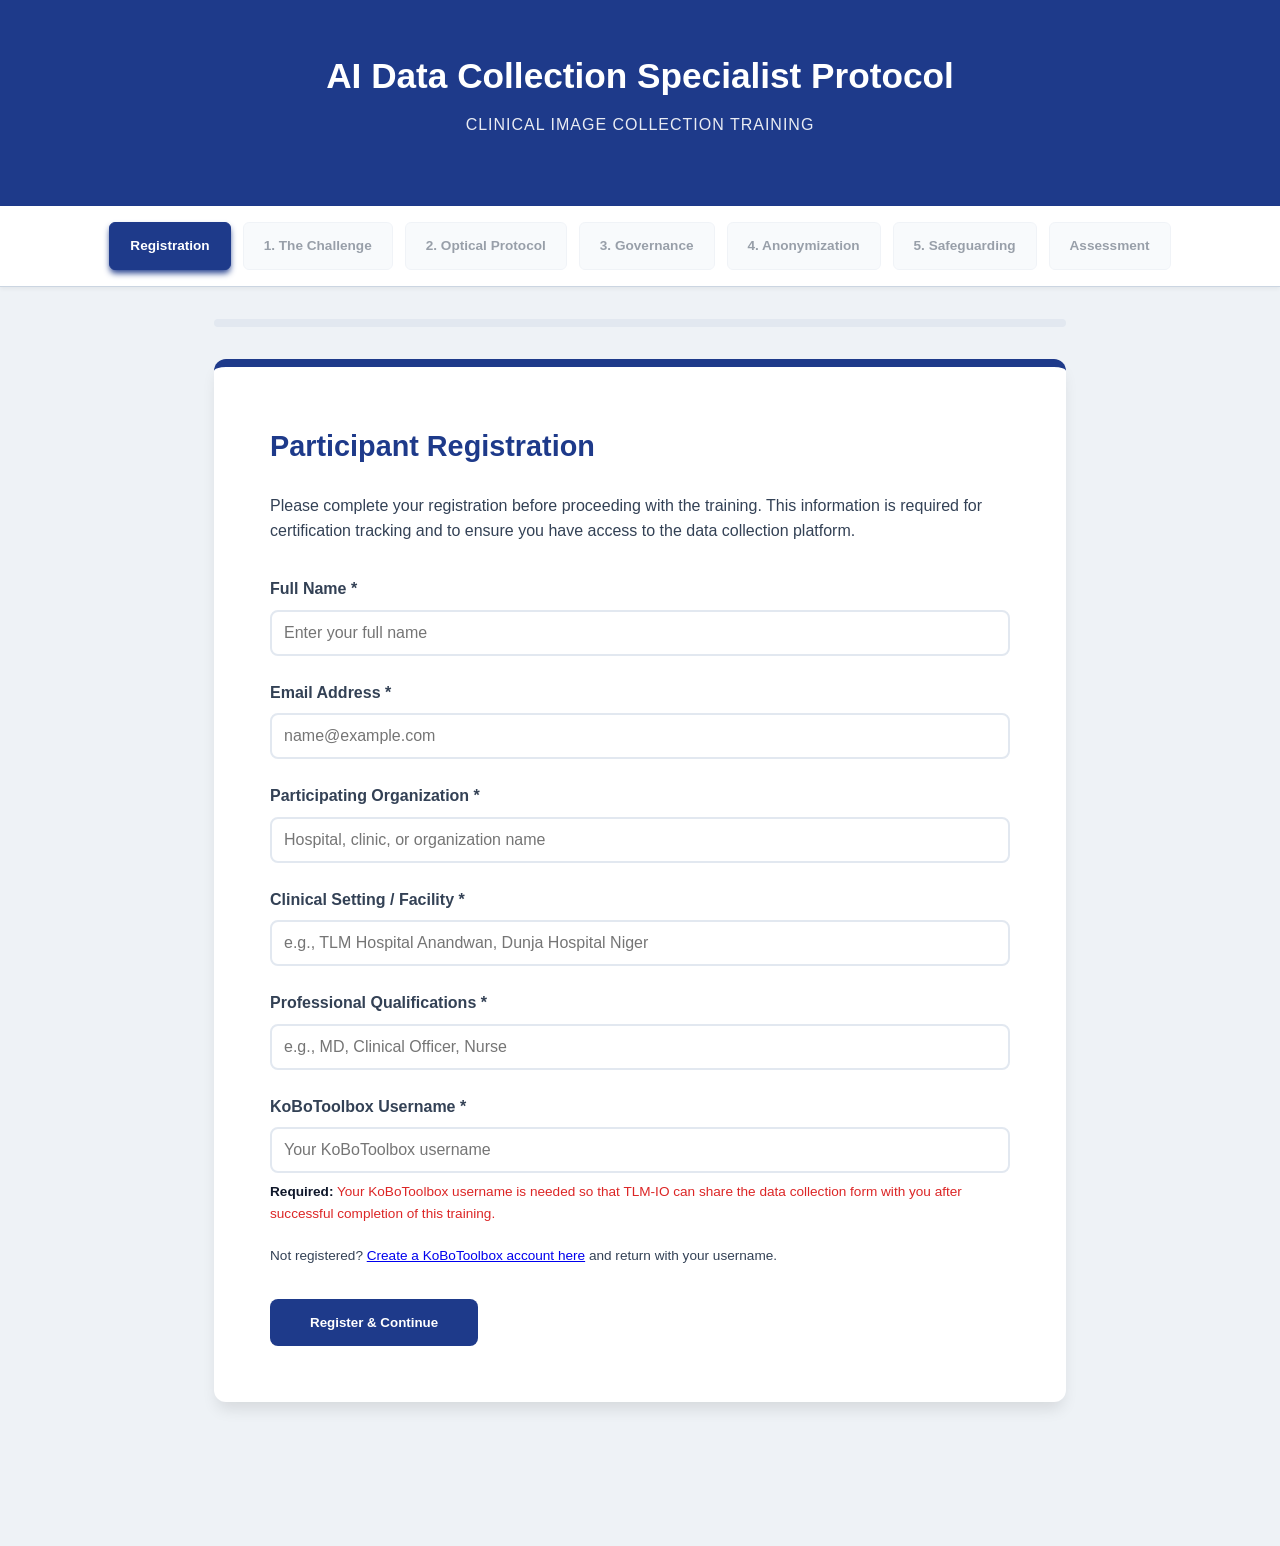
<file: index.html>
<!DOCTYPE html>
<html lang="en">
<head>
    <meta charset="UTF-8">
    <meta name="viewport" content="width=device-width, initial-scale=1.0">
    <title>AI Specialist Protocol - Clinical Image Collection</title>
    <style>
        :root {
            --primary: #1e3a8a; /* Deep Clinical Blue */
            --secondary: #334155; /* Charcoal */
            --accent: #2563eb; /* Research Blue */
            --success: #059669; /* Surgical Green */
            --danger: #dc2626; /* Warning Red */
            --warning: #d97706; /* Clinical Caution */
            --light: #f8fafc;
            --white: #ffffff;
            --shadow: 0 10px 15px -3px rgba(0,0,0,0.1);
        }

        * { margin:0; padding:0; box-sizing:border-box; }
        body { font-family: 'Inter', -apple-system, sans-serif; background: #eef2f6; color: var(--secondary); line-height: 1.6; }

        header { background: var(--primary); color: var(--white); padding: 3rem 1rem; text-align: center; }
        header h1 { font-size: 2.2rem; margin-bottom: 0.5rem; }
        header p { opacity: 0.9; font-weight: 300; letter-spacing: 1px; }

        nav { background: var(--white); padding: 1rem; position: sticky; top: 0; z-index: 1000; border-bottom: 1px solid #cbd5e1; box-shadow: 0 2px 4px rgba(0,0,0,0.05); }
        .nav-inner { max-width: 1100px; margin: 0 auto; display: flex; justify-content: center; gap: 0.75rem; flex-wrap: wrap; }
        .nav-item { 
            padding: 0.75rem 1.25rem; 
            border: 1px solid #e2e8f0; 
            border-radius: 6px; 
            background: #f1f5f9; 
            cursor: not-allowed; 
            font-size: 0.85rem; 
            font-weight: 600;
            opacity: 0.5;
            transition: all 0.2s ease;
        }
        .nav-item.unlocked { background: var(--white); color: var(--primary); cursor: pointer; opacity: 1; border-color: var(--primary); }
        .nav-item.active { background: var(--primary); color: var(--white); border-color: var(--primary); box-shadow: 0 4px 6px -1px var(--primary); }
        .nav-item.completed { background: var(--success); color: var(--white); border-color: var(--success); }

        main { max-width: 900px; margin: 2rem auto; padding: 0 1.5rem; padding-bottom: 5rem; }
        .content-card { background: var(--white); border-radius: 12px; padding: 3.5rem; box-shadow: var(--shadow); display: none; margin-bottom: 2rem; border-top: 8px solid var(--primary); }
        .content-card.active { display: block; animation: slideUp 0.4s ease-out; }

        @keyframes slideUp { from { opacity: 0; transform: translateY(20px); } to { opacity: 1; transform: translateY(0); } }

        h2 { font-size: 1.8rem; color: var(--primary); margin-bottom: 1.5rem; }
        h3 { font-size: 1.3rem; margin: 2rem 0 1rem; color: var(--secondary); border-left: 4px solid var(--accent); padding-left: 1rem; }
        p { margin-bottom: 1.25rem; }
        ul, ol { margin-bottom: 1.5rem; padding-left: 2rem; }
        li { margin-bottom: 0.75rem; }
        strong { color: #0f172a; }

        /* Hero Image */
        .hero-img { width: 100%; border-radius: 8px; margin-bottom: 2rem; border: 1px solid #e2e8f0; box-shadow: var(--shadow); }

        /* Narratives & Clinical Boxes */
        .narrative { background: #eff6ff; border: 1px solid #bfdbfe; padding: 1.5rem; border-radius: 8px; margin: 2rem 0; font-style: italic; color: #1e40af; }
        .clinical-alert { background: #fff7ed; border: 1px solid #ffedd5; padding: 1.5rem; border-radius: 8px; margin: 1.5rem 0; border-left: 6px solid var(--warning); }
        .clinical-warning { background: #fef2f2; border: 1px solid #fee2e2; padding: 1.5rem; border-radius: 8px; margin: 1.5rem 0; border-left: 6px solid var(--danger); font-weight: bold; }
        .research-gap { background: #f0fdf4; border: 1px solid #dcfce7; padding: 1.5rem; border-radius: 8px; margin: 1.5rem 0; color: #166534; }

        /* Visual Comparison Grids */
        .comparison-grid { display: grid; grid-template-columns: 1fr 1fr; gap: 1.5rem; margin: 2.5rem 0; }
        .comparison-item { border-radius: 12px; padding: 1.5rem; border: 2px solid #e2e8f0; text-align: center; }
        .comparison-item.do { border-color: var(--success); background: #f0fdf4; }
        .comparison-item.dont { border-color: var(--danger); background: #fef2f2; }
        .comparison-label { font-weight: 800; font-size: 0.75rem; text-transform: uppercase; padding: 0.25rem 0.75rem; border-radius: 999px; margin-bottom: 1rem; display: inline-block; }
        .do .comparison-label { background: var(--success); color: white; }
        .dont .comparison-label { background: var(--danger); color: white; }
        .comparison-visual { height: 180px; background: #cbd5e1; border-radius: 8px; margin-bottom: 1rem; display: flex; align-items: center; justify-content: center; overflow: hidden; position: relative; }
        .comparison-visual img { width: 100%; height: 100%; object-fit: cover; }
        .comparison-overlay { position: absolute; font-size: 3rem; opacity: 0.2; }

        /* Quiz UI */
        .quiz-box { margin-top: 4rem; padding-top: 3rem; border-top: 1px solid #e2e8f0; }
        .quiz-option { 
            display: block; 
            padding: 1.25rem; 
            margin-bottom: 0.75rem; 
            border: 2px solid #e2e8f0; 
            border-radius: 10px; 
            cursor: pointer; 
            transition: all 0.2s; 
            position: relative;
        }
        .quiz-option:hover { border-color: var(--accent); background: #f8fafc; }
        .quiz-option.selected { border-color: var(--accent); background: #eff6ff; }
        .quiz-option.correct { border-color: var(--success); background: #f0fdf4; }
        .quiz-option.wrong { border-color: var(--danger); background: #fef2f2; }
        
        .quiz-feedback { margin-top: 1rem; padding: 1rem; border-radius: 8px; font-weight: 600; display: none; }
        .quiz-feedback.visible { display: block; }

        .btn { padding: 1rem 2.5rem; border-radius: 8px; border: none; font-weight: 700; cursor: pointer; transition: all 0.3s; }
        .btn-primary { background: var(--primary); color: white; }
        .btn-primary:disabled { opacity: 0.4; cursor: not-allowed; }
        .btn-next { float: right; margin-top: 1rem; box-shadow: 0 4px 6px -1px rgba(0,0,0,0.2); }

        .progress-well { height: 8px; background: #e2e8f0; border-radius: 999px; margin-bottom: 2rem; overflow: hidden; }
        .progress-bar { height: 100%; background: var(--success); width: 0%; transition: width 0.4s ease; }

        /* Final Certificate */
        .certificate { border: 12px double var(--primary); padding: 4rem; text-align: center; border-radius: 4px; }
        .cert-code { font-family: 'Courier New', monospace; font-size: 1.4rem; background: #f1f5f9; padding: 0.5rem 1rem; display: inline-block; margin: 1.5rem 0; font-weight: 900; }

        @media (max-width: 768px) {
            .comparison-grid { grid-template-columns: 1fr; }
            .content-card { padding: 1.5rem; }
        }

        @media print {
            body { background: white; }
            header, nav, .progress-well, .btn { display: none !important; }
            .content-card { display: block !important; padding: 0; margin: 0; border: none; box-shadow: none; }
            .content-card.active { display: block !important; }
            .certificate { border: 6px double #000; padding: 1rem; page-break-inside: avoid; }
            #completion-message { page-break-inside: avoid; }
        }
    </style>
</head>
<body>

<header>
    <h1>AI Data Collection Specialist Protocol</h1>
    <p>CLINICAL IMAGE COLLECTION TRAINING</p>
</header>

<nav>
    <div class="nav-inner">
        <div class="nav-item unlocked active" id="nav-0" onclick="navigateTo(0)">Registration</div>
        <div class="nav-item" id="nav-1" onclick="navigateTo(1)">1. The Challenge</div>
        <div class="nav-item" id="nav-2" onclick="navigateTo(2)">2. Optical Protocol</div>
        <div class="nav-item" id="nav-3" onclick="navigateTo(3)">3. Governance</div>
        <div class="nav-item" id="nav-4" onclick="navigateTo(4)">4. Anonymization</div>
        <div class="nav-item" id="nav-5" onclick="navigateTo(5)">5. Safeguarding</div>
        <div class="nav-item" id="nav-6" onclick="navigateTo(6)">Assessment</div>
        <div class="nav-item" id="nav-7" style="display:none;">Certificate</div>
    </div>
</nav>

<main>
    <div class="progress-well"><div class="progress-bar" id="master-progress"></div></div>

    <!-- REGISTRATION -->
    <div class="content-card active" id="module-0">
        <h2>Participant Registration</h2>
        <p>Please complete your registration before proceeding with the training. This information is required for certification tracking and to ensure you have access to the data collection platform.</p>
        
        <form id="registration-form" style="margin-top:2rem;">
            <div style="margin-bottom:1.5rem;">
                <label style="display:block; font-weight:600; margin-bottom:0.5rem;">Full Name *</label>
                <input type="text" id="reg-name" required style="width:100%; padding:0.75rem; border:2px solid #e2e8f0; border-radius:8px; font-size:1rem;" placeholder="Enter your full name">
            </div>
            
            <div style="margin-bottom:1.5rem;">
                <label style="display:block; font-weight:600; margin-bottom:0.5rem;">Email Address *</label>
                <input type="email" id="reg-email" required style="width:100%; padding:0.75rem; border:2px solid #e2e8f0; border-radius:8px; font-size:1rem;" placeholder="name@example.com">
            </div>
            
            <div style="margin-bottom:1.5rem;">
                <label style="display:block; font-weight:600; margin-bottom:0.5rem;">Participating Organization *</label>
                <input type="text" id="reg-org" required style="width:100%; padding:0.75rem; border:2px solid #e2e8f0; border-radius:8px; font-size:1rem;" placeholder="Hospital, clinic, or organization name">
            </div>
            
            <div style="margin-bottom:1.5rem;">
                <label style="display:block; font-weight:600; margin-bottom:0.5rem;">Clinical Setting / Facility *</label>
                <input type="text" id="reg-location" required style="width:100%; padding:0.75rem; border:2px solid #e2e8f0; border-radius:8px; font-size:1rem;" placeholder="e.g., TLM Hospital Anandwan, Dunja Hospital Niger">
            </div>
            
            <div style="margin-bottom:1.5rem;">
                <label style="display:block; font-weight:600; margin-bottom:0.5rem;">Professional Qualifications *</label>
                <input type="text" id="reg-qualifications" required style="width:100%; padding:0.75rem; border:2px solid #e2e8f0; border-radius:8px; font-size:1rem;" placeholder="e.g., MD, Clinical Officer, Nurse">
            </div>
            
            <div style="margin-bottom:1.5rem;">
                <label style="display:block; font-weight:600; margin-bottom:0.5rem;">KoBoToolbox Username *</label>
                <input type="text" id="reg-kobo" required style="width:100%; padding:0.75rem; border:2px solid #e2e8f0; border-radius:8px; font-size:1rem;" placeholder="Your KoBoToolbox username">
                <p style="font-size:0.85rem; color:var(--danger); margin-top:0.5rem;">
                    <strong>Required:</strong> Your KoBoToolbox username is needed so that TLM-IO can share the data collection form with you after successful completion of this training.
                </p>
                <p style="font-size:0.85rem; color:var(--secondary); margin-top:0.25rem;">
                    Not registered? <a href="https://kf.kobotoolbox.org/accounts/signup/" target="_blank">Create a KoBoToolbox account here</a> and return with your username.
                </p>
            </div>
            
            <p id="reg-error" style="color:var(--danger); display:none; margin-bottom:1rem;"></p>
            
            <div style="margin-top:2rem;">
                <button type="button" class="btn btn-primary" onclick="submitRegistration()">Register & Continue</button>
            </div>
        </form>
    </div>

    <!-- MODULE 1: MISSION & GAPS -->
    <div class="content-card" id="module-1">
        <img src="assets/welcome_hero_1774946208189.png" class="hero-img" alt="Nurse Amina in Health Post">
        <h2>Module 1: The AI Mission – Closing the Diagnostic Gap</h2>
        
        <div class="narrative">
            "I see many patients with chronic patches, but a specialist is a three-day journey away. Sometimes I'm afraid I'll miss a case of leprosy early enough to prevent disability." — Nurse Amina.
        </div>

        <p>Amina’s experience is common in resource-limited settings. The <strong>SkinApp AI</strong> is being developed as a <strong>diagnostic support triage tool</strong> to assist frontline workers like Amina. It provides a differential diagnosis support, flagging potential Neglected Tropical Diseases (NTDs) for specialist referral.</p>

        <h3>The Critical Research Gaps</h3>
        <p>Your role as a specialist clinician is to provide the "Ground Truth" data required for training. We are currently seeking <strong>1,200 high-resolution images</strong> with a focus on these missing priorities:</p>
        
        <div class="research-gap">
            <strong>1. Geographic Representation:</strong> We are prioritizing high-quality recruitment from <strong>Africa and Asia</strong>. Global algorithmic equity requires data from diverse regions and health systems.
            <br><br>
            <strong>2. Clinical Spectrum:</strong> All leprosy clinical forms are welcome. We specifically need <strong>Indeterminate, Tuberculoid (TT/BT)</strong>, and reaction statuses (ENL/Type 1) to build a robust diagnostic triage tool.
            <br><br>
            <strong>3. Universal Diversity:</strong> To ensure the AI is effective for all patients, we aim for as great a diversity as possible across all <strong>Fitzpatrick Phototypes (I-VI)</strong> and patient demographics.
        </div>

        <div class="quiz-box">
            <p><strong>Scenario:</strong> Amina uses the app and the AI suggests "92% Diagnostic Confidence: Borderline Lepromatous." What should Amina do next?</p>
            <div class="quiz-option" onclick="handleQuiz(1, 0, this)">A) Start multidrug therapy (MDT) immediately based on the AI score.</div>
            <div class="quiz-option" onclick="handleQuiz(1, 1, this)">B) Use the score as triage support to prioritize the patient for specialist clinical verification and diagnostic confirmation.</div>
            <div class="quiz-option" onclick="handleQuiz(1, 2, this)">C) Tell the patient they definitely have leprosy and should inform their neighbors.</div>
            <div class="quiz-feedback" id="feedback-1"></div>
            <button class="btn btn-primary btn-next" id="next-1" disabled onclick="unlockStep(2)">Proceed to Protocol</button>
        </div>
    </div>

    <!-- MODULE 2: OPTICAL PROTOCOL -->
    <div class="content-card" id="module-2">
        <h2>Module 2: Technical Photography Protocol</h2>
        <p>For an AI, <strong>the image is the lesson</strong>. Poor image quality results in a "noisy" training set that produces dangerous diagnostic errors. We follow a rigorous optical standard.</p>

        <h3>1. Device Calibration & Preparation</h3>
        <ul>
            <li><strong>Resolution:</strong> Set your camera to the <strong>highest JPEG/HEIF quality</strong> available.</li>
            <li><strong>Disable Filters & Enhancements:</strong> You MUST turn off "Beauty Mode," "Scene Optimizer," or "AI Enhancements." These features artificially smooth the skin, destroying the pathological texture the AI needs to analyze.</li>
            <li><strong>Turn Off "Live Photo":</strong> Use standard still images only to ensure file compatibility and stability.</li>
        </ul>

        <h3>2. Optical Focus & Technical Execution</h3>
        <ul>
            <li><strong>Avoid Digital Zoom:</strong> Do NOT pinch-to-zoom. This pixelates the image. Instead, move the camera physically to <strong>10–15cm</strong> away to let the lens lock.</li>
            <li><strong>Tap to Focus:</strong> Always tap the screen directly on the lesion to lock <strong>both focus and exposure</strong> on the area of interest.</li>
            <li><strong>Stabilization:</strong> Brace your arms against your body or a hard surface to prevent motion blur. The AI cannot "read" a blurry image.</li>
            <li><strong>Perpendicular Angle:</strong> Always shoot <strong>straight-on (90°)</strong>. Angled shots cause "perspective distortion" that misrepresents the lesion's size and shape.</li>
            <li><strong>Flash Usage:</strong> Use as a <strong>last resort only</strong>. If used, try to diffuse the light (e.g., placing a thin tissue over the flash) to reduce harsh highlights/glare that obscure texture.</li>
        </ul>

        <h3>2. Lighting: The "Patchy Shadow" Trap</h3>
        <p>The AI algorithm can confuse shadows with pigmentation changes. Harsh or dappled light is the primary cause of discarded images.</p>
        
        <div class="comparison-grid">
            <div class="comparison-item do">
                <span class="comparison-label">DO: Diffuse Light</span>
                <div class="comparison-visual" style="background:#f1f5f9;">
                    <div style="width:100%;height:100%;background:radial-gradient(circle, #fff 0%, #cbd5e1 100%);"></div>
                    <span class="comparison-overlay">✅</span>
                </div>
                <p>Use soft window light or balanced indoor lighting. No shadows crossing the lesion.</p>
            </div>
            <div class="comparison-item dont">
                <span class="comparison-label">DON'T: Dappled Light</span>
                <div class="comparison-visual" style="background:#475569;">
                    <div style="width:100%;height:100%;background:repeating-linear-gradient(45deg, #334155, #334155 20px, #475569 20px, #475569 40px);"></div>
                    <span class="comparison-overlay">❌</span>
                </div>
                <p>Avoid sunlight through trees or venetian blinds. "Patchy" shadows confuse the AI.</p>
            </div>
        </div>

        <h3>4. Framing & Environment</h3>
        <ul>
            <li><strong>Neutral Background:</strong> Use a solid, non-reflective <strong>blue, green, or white</strong> background (e.g., a sterile towel or surgical drape). This helps the camera accurately process skin tones.</li>
            <li><strong>Clear Distractions:</strong> Remove gloves, medical tubing, cotton swabs, or clothing from the frame before shooting. The frame should contain ONLY the skin.</li>
            <li><strong>The Triplicate Rule:</strong>
                <ol>
                    <li><strong>Regional (Overview):</strong> The full anatomical limb/region.</li>
                    <li><strong>Contextual:</strong> The lesion plus healthy skin landmarks (e.g., knee/elbow).</li>
                    <li><strong>Clinical Close-up:</strong> The lesion itself, filling 70% of the frame.</li>
                </ol>
            </li>
        </ul>

        <div class="clinical-alert">
            <strong>NO RULERS OR COINS:</strong> While traditional medical photography uses scales, AI training discovers "spurious correlations." If we include rulers, the AI may learn to identify "the presence of a ruler" rather than the pathology. Keep only skin in the frame.
        </div>

        <h3>Photo Data Management: Secure Handling After Submission</h3>
        <div class="clinical-warning">
            <strong>CRITICAL: Remove Photos After Submission</strong>
            <p>Once photos have been successfully submitted to the KoBo Toolbox server, they must be removed from your device:</p>
            <ul style="margin-top:1rem;">
                <li><strong>Enable Auto-Delete:</strong> If your KoBo form includes an auto-delete setting, ensure it is activated.</li>
                <li><strong>Manual Removal:</strong> If auto-delete is not available, manually delete the photos from your device gallery immediately after confirmation of successful upload.</li>
            <li><strong>Verify Deletion:</strong> Check your camera roll and cloud backups to ensure all clinical images have been removed.</li>
            </ul>
        </div>

        <h3>5. Pre-Upload Quality Checklist</h3>
        <p>Before uploading, verify every image against this standard:</p>
        <div style="background:#f8fafc; border:1px solid #cbd5e1; padding:1.5rem; border-radius:12px; margin:1.5rem 0;">
            <ul style="list-style:none; padding:0; margin:0;">
                <li><input type="checkbox" disabled checked> <strong>Focus:</strong> Is the texture of the lesion razor-sharp?</li>
                <li><input type="checkbox" disabled checked> <strong>Angle:</strong> Is the camera 90° (perpendicular) to the skin?</li>
                <li><input type="checkbox" disabled checked> <strong>Anonymity:</strong> Are all identifiers (eyes/wristbands) cropped out?</li>
                <li><input type="checkbox" disabled checked> <strong>Environment:</strong> Is the light diffuse (no patchy shadows)?</li>
                <li><input type="checkbox" disabled checked> <strong>Photo Management:</strong> Have photos been removed from device after submission?</li>
            </ul>
        </div>

        <div class="quiz-box">
            <p><strong>Scenario:</strong> You are photographing a lesion in a dark exam room. Should you use the built-in camera flash?</p>
            <div class="quiz-option" onclick="handleQuiz(2, 0, this)">A) Yes, flash ensures the highest brightness for the AI.</div>
            <div class="quiz-option" onclick="handleQuiz(2, 1, this)">B) No, flash creates "hotspots" and glare that obscure texture. It is better to move the patient to a window with diffuse natural light.</div>
            <div id="feedback-2" class="feedback"></div>
            <button class="btn btn-primary btn-next" id="next-2" disabled onclick="unlockStep(3)">Proceed to Governance</button>
        </div>
    </div>

    <!-- MODULE 3: GOVERNANCE & CONSENT -->
    <div class="content-card" id="module-3">
        <h2>Module 3: Ethical Governance & Consent</h2>
        <p>Participation in the SkinNTD project involves a formal 4-layer responsibility chain. You, as the <strong>Clinician</strong>, are the final and most critical link.</p>

        <h3>1. The Governance Chain</h3>
        <p>Participating in this initiative requires a formal multi-level agreement framework:</p>
        <ul>
            <li><strong>Level 1: Global Partners:</strong> Manage the global Strategic License Agreement. Images are collected ethically.</li>
            <li><strong>Level 2: Partner Organization (Institutional):</strong> Your hospital or NGO. They hold the <strong>Institutional Accountability</strong> for ensuring consent is obtained and documented. They are the primary contact for any patient queries or complaints.</li>
            <li><strong>Level 3: The Clinician:</strong> You hold the <strong>Fiduciary Duty</strong> to the patient. You personally verify that training occurs before participation. You are the direct point of contact for the patient.</li>
            <li><strong>Level 4: The Patient:</strong> The data owner. Their relationship is directly with you, their clinician.</li>
        </ul>

        <h3>2. The Elements of Meaningful Informed Consent</h3>
        <div class="clinical-note">
            Consent is NOT a signature; it is a <strong>dialogue</strong>. You must explain:
            <ul>
                <li><strong>Purpose:</strong> How the AI program will help healthcare workers globally recognize skin diseases.</li>
                <li><strong>What Will Happen:</strong> Photographs will be taken and shared (anonymized) with the project team.</li>
                <li><strong>Voluntary Nature:</strong> Participation is completely voluntary. Refusal will NOT affect their care.</li>
                <li><strong>Privacy:</strong> No names or identifiers will be shared. Images are anonymized.</li>
                <li><strong>Risks & Benefits:</strong> Minimal risk (if anonymized); global benefit for future patients.</li>
                <li><strong>Withdrawal:</strong> The patient can change their mind at any time by contacting their clinician.</li>
            </ul>
        </div>

<h3>3. Documentation Requirements</h3>
        <p>Consent must be documented in the <strong>Patient's official clinical record</strong>. At minimum, the record should contain:</p>
        <ul>
            <li>The date consent was obtained.</li>
            <li>A statement that the project goals were clearly explained.</li>
            <li>Confirmation of informed consent.</li>
            <li>The clinician's signature/name.</li>
        </ul>
        <div class="clinical-note">
            <strong>Example Note:</strong> "[Date] - Patient informed about the clinical image collection project. Project goals were clearly explained and informed verbal consent provided for clinical photographs to be used for this purpose. [Clinician Name]"
        </div>

        <h3>4. Photo Data Management Obligation</h3>
        <div class="clinical-warning">
            <strong>IMPORTANT: Photos Must Be Removed After Submission</strong>
            <p>As part of your data governance responsibilities, all clinical images must be deleted from your device once they have been successfully submitted to the project server. This applies to:</p>
            <ul>
                <li>Camera roll / gallery on phones and tablets</li>
                <li>Cloud backups (Google Photos, iCloud, etc.)</li>
                <li>Any secondary device used during photography</li>
            </ul>
            <p>Enable auto-delete in the submission form where available, or manually verify deletion after each upload session.</p>
        </div>

        <div class="quiz-box">
            <p><strong>Scenario:</strong> A patient consents verbally but cannot read the written form. How should this be handled?</p>
            <div class="quiz-option" onclick="handleQuiz(3, 0, this)">A) It cannot be handled; the patient must sign or they are excluded.</div>
            <div class="quiz-option" onclick="handleQuiz(3, 1, this)">B) Explain the protocol clearly in their language. Document their verbal consent in the official clinical record, witnessed if per local institutional policy.</div>
            <div id="feedback-3" class="feedback"></div>
            <button class="btn btn-primary btn-next" id="next-3" disabled onclick="unlockStep(4)">Proceed to Anonymization</button>
        </div>
    </div>

    <!-- MODULE 4: ANONYMIZATION -->
    <div class="content-card" id="module-4">
        <h2>Module 4: Absolute Physical Anonymization</h2>
        <p>We do not rely on digital software for privacy. We rely on your <strong>Physical Framing</strong>.</p>

        <h3>1. The Face Protocol</h3>
        <p>Leprosy lesions often occur on the face. To document these while protecting identity:</p>
        <div class="comparison-grid">
            <div class="comparison-item do">
                <span class="comparison-label">DO: Tight Framing</span>
                <div class="comparison-visual">📸</div>
                <p>Move the camera to only include the lesion and a small patch of skin. Exclude eyes, ears, and profile.</p>
            </div>
            <div class="comparison-item dont">
                <span class="comparison-label">DON'T: Full Profile</span>
                <div class="comparison-visual">👤</div>
                <p>Never take a "portrait" style photo. Even if the lesion is on the chin, the eyes must be cropped out.</p>
            </div>
        </div>

        <h3>2. Hidden Identifiers</h3>
        <div class="clinical-warning">
            Before taking the photo, you MUST physically remove or frame out:
            <ul>
                <li>Hospital ID wristbands or barcodes.</li>
                <li>Distinctive jewelry or religious symbols.</li>
                <li>Clinic logos on towels or uniforms.</li>
                <li>Patient-identifying tattoos.</li>
            </ul>
        </div>

        <div class="quiz-box">
            <p><strong>Scenario:</strong> A patient has a large lesion on their cheek. Tight cropping would still leave the eye visible. What is the best solution?</p>
            <div class="quiz-option" onclick="handleQuiz(4, 0, this)">A) Take the full photo; clinical need overrides privacy.</div>
            <div class="quiz-option" onclick="handleQuiz(4, 1, this)">B) Ask the patient to wear an opaque medical mask or sterile gauze over their eye before photographing the lesion.</div>
            <div id="feedback-4" class="feedback"></div>
            <button class="btn btn-primary btn-next" id="next-4" disabled onclick="unlockStep(5)">Proceed to Safeguarding</button>
        </div>
    </div>

    <!-- MODULE 5: SAFEGUARDING -->
    <div class="content-card" id="module-5">
        <h2>Module 5: Safeguarding & Dignity</h2>
        <p>Clinical photography must be grounded in the four pillars of medical ethics: <strong>Respect for Persons, Beneficence, Non-maleficence, and Justice.</strong></p>

        <h3>1. Core Ethical Pillars</h3>
        <p>The collection of clinical images must be grounded in four fundamental ethical principles:</p>
        <ul>
            <li><strong>Respect for Persons:</strong> Honoring patient autonomy and protecting those with diminished autonomy (e.g., children).</li>
            <li><strong>Beneficence:</strong> Maximizing potential benefits for global health while minimizing risks to the individual.</li>
            <li><strong>Non-maleficence:</strong> "Do No Harm"—ensuring that photography and data sharing does not negatively impact the patient's wellbeing or privacy.</li>
            <li><strong>Justice:</strong> Ensuring that the burdens and benefits of research are distributed fairly across populations.</li>
        </ul>

        <h3>2. Principles in Practice: Dignity & Modesty</h3>
        <ul>
            <li><strong>Gender Concordance:</strong> When capturing images of sensitive areas, a clinician of the same gender should perform the photography whenever possible.</li>
            <li><strong>Clinical Chaperone:</strong> Always ensure a clinical chaperone is present according to your institutional guidelines for sensitive examinations.</li>
            <li><strong>Professional Environment:</strong> Ensure a private room, locked doors, or full curtains during the photography process.</li>
        </ul>

        <h3>3. Sensitive Body Areas: The Protocol</h3>
        <div class="clinical-warning">
            <strong>Genitalia:</strong> We maintain a strict policy of <strong>Non-Acceptance</strong>. The project will NOT accept images depicting genitalia.
        </div>
        <p>For lesions on the <strong>Breasts or Buttocks</strong>, follow these examples of good practice:</p>
        <ul>
            <li><strong>Strategic Draping:</strong> Use sterile towels or surgical drapes to cover all anatomy EXCEPT the minimal margin for the lesion.</li>
            <li><strong>Professional Positioning:</strong> Handle the patient with the same dignity and respect as during a standard clinical examination.</li>
        </ul>

        <h3>4. Vulnerable Populations & Assent</h3>
        <div class="clinical-note">
            <strong>Children (0-12):</strong> Formal legal guardian consent is mandatory.
            <br><strong>Adolescents (13-17):</strong> 
            <ul>
                <li>Legal guardian consent is required.</li>
                <li><strong>Patient Assent:</strong> You must also obtain the personal agreement (assent) of the teenager. If they refuse, the photo is not taken, regardless of the guardian's consent.</li>
            </ul>
            <strong>Cultural & Literacy Needs:</strong> Adjust your explanations for differing literacy levels (use visual aids) and be sensitive to cultural norms regarding modesty and photography.
        </div>

<h3>5. Safeguarding Checklist</h3>
        <p>Before each photography session, confirm these safeguarding measures are in place:</p>
        <div style="background:#f8fafc; border:1px solid #cbd5e1; padding:1.5rem; border-radius:12px; margin:1.5rem 0;">
            <ul style="list-style:none; padding:0; margin:0;">
                <li><input type="checkbox" disabled checked> <strong>Consent:</strong> Is informed consent documented in clinical notes?</li>
                <li><input type="checkbox" disabled checked> <strong>Dignity:</strong> Is the patient appropriately draped and positioned?</li>
                <li><input type="checkbox" disabled checked> <strong>Chaperone:</strong> Is a chaperone present for sensitive examinations?</li>
                <li><input type="checkbox" disabled checked> <strong>Environment:</strong> Is the room private with doors closed or curtains drawn?</li>
                <li><input type="checkbox" disabled checked> <strong>Vulnerability:</strong> Have special considerations been made for children, adolescents, or vulnerable adults?</li>
                <li><input type="checkbox" disabled checked> <strong>Power Balance:</strong> Has the patient been assured that refusal will not affect their care?</li>
                <li><input type="checkbox" disabled checked> <strong>Photo Management:</strong> Have photos been removed from device after submission?</li>
            </ul>
        </div>

        <h3>6. Safeguarding Scenarios</h3>
        <p>Test your understanding of safeguarding principles with these scenarios:</p>
        
        <div class="quiz-box">
            <p><strong>Scenario 1:</strong> A 15-year-old's father provides consent, but the teenager feels uncomfortable and doesn't want the photo taken. What is the ethical rule?</p>
            <div class="quiz-option" onclick="handleQuiz('s1', 0, this)">A) Proceed, as the legal guardian has the final say.</div>
            <div class="quiz-option" onclick="handleQuiz('s1', 1, this)">B) Stop. Adolescent assent is required. If the teenager refuses, the photo is not taken.</div>
            <div id="feedback-s1" class="feedback"></div>
        </div>

        <div class="quiz-box">
            <p><strong>Scenario 2:</strong> During photography of a lesion on a patient's back, what safeguarding measure is required?</p>
            <div class="quiz-option" onclick="handleQuiz('s2', 0, this)">A) No special measures needed - it's just a back photo.</div>
            <div class="quiz-option" onclick="handleQuiz('s2', 1, this)">B) Ensure a clinical chaperone is present and patient is appropriately draped.</div>
            <div id="feedback-s2" class="feedback"></div>
        </div>

        <div class="quiz-box">
            <p><strong>Scenario 3:</strong> A patient with visible religious symbols (e.g., a crucifix necklace) is due to be photographed. What should you do?</p>
            <div class="quiz-option" onclick="handleQuiz('s3', 0, this)">A) Leave it on - it adds cultural context.</div>
            <div class="quiz-option" onclick="handleQuiz('s3', 1, this)">B) Ask the patient to temporarily remove it or crop it out of frame to maintain anonymity.</div>
            <div id="feedback-s3" class="feedback"></div>
        </div>

        <div class="quiz-box">
            <p><strong>Scenario 4:</strong> A patient seems hesitant but says "yes" when you ask for consent. What should you do?</p>
            <div class="quiz-option" onclick="handleQuiz('s4', 0, this)">A) Accept their verbal agreement and proceed.</div>
            <div class="quiz-option" onclick="handleQuiz('s4', 1, this)">B) Gently explore their hesitation, reassure them that refusal is completely fine, and only proceed if they give clear, unpressured consent.</div>
            <div id="feedback-s4" class="feedback"></div>
        </div>

        <div class="quiz-box">
            <p><strong>Scenario 5:</strong> You need to photograph a lesion on a female patient's upper chest. No female clinician is available. What is the best approach?</p>
            <div class="quiz-option" onclick="handleQuiz('s5', 0, this)">A) Proceed without any special measures since it is a clinical need.</div>
            <div class="quiz-option" onclick="handleQuiz('s5', 1, this)">B) Ensure a female chaperone is present, explain the procedure clearly, use strategic draping to expose only the lesion, and offer to reschedule if the patient prefers a female clinician.</div>
            <div id="feedback-s5" class="feedback"></div>
        </div>

        <button class="btn btn-primary btn-next" id="next-5" disabled onclick="unlockStep(6)">Proceed to Final Assessment</button>
    </div>

    <!-- MODULE 6: ASSESSMENT -->
    <div class="content-card" id="module-6">
        <h2>Section 6: Final Clinical Assessment</h2>
        <p>Answer the following scenarios to test your diagnostic and protocol insight. 80% score required for certification.</p>
        
        <div id="assessment-container">
            <!-- Questions will be injected here via JS -->
        </div>

        <button class="btn btn-primary" id="submit-assessment" onclick="submitAssessment()">Submit All Answers</button>
        <button class="btn btn-primary" id="retry-assessment" onclick="retryAssessment()" style="display:none; background:var(--warning); margin-left:1rem;">Retry Assessment</button>
        <div id="assessment-feedback" style="margin-top:2rem; font-weight:bold;"></div>
    </div>

    <!-- CERTIFICATION -->
    <div class="content-card" id="module-7">
        <div class="certificate">
            <h2>Specialist Certificate of Completion</h2>
            <p>This document verifies that the clinician has completed the SkinApp AI Data Collection Protocol.</p>
            <br>
            <p>Verification Code:</p>
            <div class="cert-code" id="cert-code">Generating...</div>
            <br><br>
            <button class="btn btn-primary" onclick="window.print()">Save/Print Certificate</button>
        </div>
        <div id="completion-message" style="margin-top:2rem; padding:2rem; background:#f0fdf4; border:2px solid var(--success); border-radius:12px; text-align:center;">
            <h3 style="color:var(--success); margin-bottom:1rem;">Thank You for Completing the Training!</h3>
            <p style="font-size:1.1rem; margin-bottom:1rem;">You will be contacted by <strong>TLM-IO</strong> with access to the KoBoToolbox form and further instructions.</p>
            <p style="margin-bottom:1.5rem;">Please keep your verification code for your records.</p>
            <p style="color:var(--secondary); font-size:0.9rem; margin-bottom:1rem;">You may close this tab/window now.</p>
            <button class="btn btn-primary" onclick="window.open('','_self').close();">Close Window</button>
        </div>
    </div>
</main>

<script>
    // Registration data storage
    // Google Form ID for data collection

    // Apps Script Web App for data collection
    const APPS_SCRIPT_URL = 'https://script.google.com/macros/s/AKfycbwJiqc7p5XulzBg0h8y48v_wFd86jyxLaBOtZLYDwHmdaTspX9LsbLNUlWMN18sak1ORw/exec';

    function sendToSheet(data) {
        // Build form-encoded data
        const params = new URLSearchParams();
        if (data.name) params.append('name', data.name);
        if (data.email) params.append('email', data.email);
        if (data.organization) params.append('organization', data.organization);
        if (data.location) params.append('location', data.location);
        if (data.qualifications) params.append('qualifications', data.qualifications);
        if (data.koboUsername) params.append('koboUsername', data.koboUsername);
        if (data.event) params.append('event', data.event);
        if (data.score) params.append('score', data.score);
        if (data.certificateCode) params.append('certificateCode', data.certificateCode);

        fetch(APPS_SCRIPT_URL, {
            method: 'POST',
            body: params.toString(),
            headers: {
                'Content-Type': 'application/x-www-form-urlencoded'
            },
            mode: 'no-cors'
        })
        .then(() => {
            console.log('Saved:', data.event);
        })
        .catch(err => {
            console.error('Save error:', err);
        });
    }

    const registrationData = {
        name: '',
        email: '',
        organization: '',
        location: '',
        qualifications: '',
        koboUsername: ''
    };

    const trainingState = {
        maxUnlocked: 0,
        currentStep: 0,
        quizAnswers: { 1: 1, 2: 1, 3: 1, 4: 1, 's1': 1, 's2': 1, 's3': 1, 's4': 1, 's5': 1 }
    };

    const assessmentBank = [
        { q: "What is the primary target number for expert-verified leprosy images in this phase?", a: ["1,000", "1,200", "10,000"], correct: 1 },
        { q: "If the AI gives a 95% confidence score, what is its primary role?", a: ["Definitive diagnosis", "Triage support for health workers", "Replacing specialist clinical evaluation"], correct: 1 },
        { q: "Why is it a project priority to recruit high-quality clinical images from diverse regions like Africa and Asia?", a: ["Because leprosy only exists in these regions", "To ensure the AI algorithm is trained on a globally representative dataset, preventing diagnostic bias", "Because smartphone cameras work better in these climates"], correct: 1 },
        { q: "Why does the SkinApp AI need images of ALL clinical forms of leprosy (e.g., Indeterminate, Tuberculoid, Lepromatous)?", a: ["To ensure the AI can detect the full clinical spectrum, including early and subtle forms", "Because research grants require a certain number of files for each category", "To make the app more colorful for the end-user"], correct: 0 },
        { q: "Which optical technique ensures correct texture capture for AI?", a: ["Using full Digital Zoom", "Tapping the lesion to focus and moving 15cm back", "Using the camera flash for extra detail"], correct: 1 },
        { q: "Why should medical rulers be EXCLUDED from AI training photos?", a: ["They take up too much file space", "The AI may learn the ruler's presence instead of the lesion", "They violate hospital branding rules"], correct: 1 },
        { q: "At what angle should clinical images be taken relative to the skin surface?", a: ["45 degrees for better highlights", "Perpendicular (90 degrees) to prevent perspective distortion", "Dynamic angles to show the shape"], correct: 1 },
        { q: "What device feature MUST be disabled before photographing?", a: ["Highest resolution setting", "Beauty Mode/Scene AI Enhancements", "Wi-Fi"], correct: 1 },
        { q: "Who is the primary contact for patient privacy queries and complaints?", a: ["Global Project Office", "The Partner Organization (Healthcare Institution)", "TLM International"], correct: 1 },
        { q: "Can a patient withdraw consent after the photo is uploaded?", a: ["No, it's public once uploaded", "Yes, at any time without penalty", "Only if it is within 24 hours"], correct: 1 },
        { q: "What is the best way to anonymize a lesion on a patient's mouth?", a: ["Take a full-face photo", "Crop tightly or use clinical masking to cover the eyes and identifying profile", "Anonymization isn't needed for medical skin"], correct: 1 },
        { q: "What must be physically removed from the framing before the shutter is pressed?", a: ["Hospital ID wristbands and barcodes", "Nothing, software will fix it later", "Medical sterile gloves"], correct: 0 },
        { q: "Is 'informed consent' just a signed piece of paper?", a: ["Yes, a signature is the only requirement", "No, it is an ongoing dialogue between clinician and patient", "Yes, and it must be witnessed by a notary"], correct: 1 },
        { q: "What is the protocol for photographing suspected lesions on genitalia?", a: ["Include them if consent is signed", "Photographs of genitalia are strictly not accepted for this project", "Must use a 4K camera for these"], correct: 1 },
        { q: "For lesions on the buttocks or breasts, what is required?", a: ["No special treatment", "Strategic medical draping to expose ONLY the lesion", "Full body photography for context"], correct: 1 },
        { q: "What is the ethical pillar of 'Beneficence' in this context?", a: ["Doing no harm", "Acting in the best interest of the patient/society", "Fair distribution of benefits"], correct: 1 },
        { q: "For a 15-year-old, besides parental consent, what additional layer is needed?", a: ["Medical witness", "Adolescent Personal Assent", "Ministry of Health approval"], correct: 1 },
        { q: "Why do we record Age and Gender in the AI training metadata?", a: ["To contact the patient later", "Because demographics influence skin appearance/pattern recognition", "It's a project bureaucratic requirement"], correct: 1 },
        { q: "Why is 'dappled light' (patchy shadows) rejected?", a: ["It looks unprofessional", "The AI can confuse shadows with disease pigmentation", "It increases the image file size"], correct: 1 },
        { q: "What is the most effective way to prevent 'motion blur' in clinical images?", a: ["Brace your arms against your body or a hard surface", "Use the highest digital zoom", "Take the photo while the patient is moving"], correct: 0 }
    ];

    function navigateTo(step) {
        if (step > trainingState.maxUnlocked) return;
        document.querySelectorAll('.content-card').forEach(c => c.classList.remove('active'));
        document.getElementById(`module-${step}`).classList.add('active');
        
        document.querySelectorAll('.nav-item').forEach(i => i.classList.remove('active'));
        document.getElementById(`nav-${step}`).classList.add('active');
        
        trainingState.currentStep = step;
        updateUI();
        window.scrollTo(0,0);
    }

    function submitRegistration() {
        // Collect registration data
        registrationData.name = document.getElementById('reg-name').value.trim();
        registrationData.email = document.getElementById('reg-email').value.trim();
        registrationData.organization = document.getElementById('reg-org').value.trim();
        registrationData.location = document.getElementById('reg-location').value.trim();
        registrationData.qualifications = document.getElementById('reg-qualifications').value.trim();
        registrationData.koboUsername = document.getElementById('reg-kobo').value.trim();
        
        // Clear previous error
        const errorEl = document.getElementById('reg-error');
        errorEl.style.display = 'none';
        
        // Validate - check empty fields
        if (!registrationData.name || !registrationData.email || !registrationData.organization || !registrationData.location || !registrationData.qualifications || !registrationData.koboUsername) {
            errorEl.innerText = 'Please complete all registration fields.';
            errorEl.style.display = 'block';
            return;
        }
        
        // Validate email format
        const emailRegex = /^[^\s@]+@[^\s@]+\.[^\s@]+$/;
        if (!emailRegex.test(registrationData.email)) {
            errorEl.innerText = 'Please enter a valid email address (e.g., name@example.com).';
            errorEl.style.display = 'block';
            return;
        }
        
        // Store registration (in localStorage for persistence)
        localStorage.setItem('courseRegistration', JSON.stringify(registrationData));
        
        // Send registration data to Google Sheet
        sendToSheet({
            name: registrationData.name,
            email: registrationData.email,
            organization: registrationData.organization,
            location: registrationData.location,
            qualifications: registrationData.qualifications,
            koboUsername: registrationData.koboUsername,
            event: 'registration_completed'
        });
        
        // Unlock first module and navigate to it
        trainingState.maxUnlocked = 1;
        document.getElementById('nav-0').classList.add('completed');
        document.getElementById('nav-1').classList.add('unlocked');
        navigateTo(1);
    }

    function handleQuiz(mod, choice, el) {
        const feedback = document.getElementById(`feedback-${mod}`);
        const parent = el.parentElement;
        parent.querySelectorAll('.quiz-option').forEach(o => o.classList.remove('selected', 'correct', 'wrong'));
        
        el.classList.add('selected');

        if (choice === trainingState.quizAnswers[mod]) {
            el.classList.add('correct');
            feedback.innerText = "Correct.";
            feedback.className = "quiz-feedback visible";
            feedback.style.color = "var(--success)";
            
            // Check if all safeguarding quizzes are answered correctly
            if (['s1','s2','s3','s4','s5'].includes(mod)) {
                checkAllSafeguardingQuizzes();
            } else {
                const nextBtn = document.getElementById(`next-${mod}`);
                if (nextBtn) nextBtn.disabled = false;
            }
        } else {
            el.classList.add('wrong');
            feedback.innerText = "Incorrect. Please review the relevant section above.";
            feedback.className = "quiz-feedback visible";
            feedback.style.color = "var(--danger)";
        }
    }
    
    function checkAllSafeguardingQuizzes() {
        const safeguardIds = ['s1','s2','s3','s4','s5'];
        const allCorrect = safeguardIds.every(id => {
            const fb = document.getElementById(`feedback-${id}`);
            return fb && fb.classList.contains('visible') && fb.style.color === 'var(--success)';
        });
        
        const nextBtn = document.getElementById('next-5');
        if (nextBtn) {
            nextBtn.disabled = !allCorrect;
            if (allCorrect) {
                nextBtn.innerText = 'Proceed to Final Assessment';
            }
        }
    }
    function unlockStep(step) {
        trainingState.maxUnlocked = step;
        const nextNav = document.getElementById(`nav-${step}`);
        const currentNav = document.getElementById(`nav-${step-1}`);
        currentNav.classList.add('completed');
        nextNav.classList.add('unlocked');
        
        if (step === 6) renderAssessment();
        navigateTo(step);
    }

    function updateUI() {
        const perc = trainingState.maxUnlocked / 7 * 100;
        document.getElementById('master-progress').style.width = perc + '%';
    }

    // Scramble array and return both scrambled array and mapping of original indices
    function scrambleArray(arr) {
        const scrambled = [...arr];
        // Fisher-Yates shuffle
        for (let i = scrambled.length - 1; i > 0; i--) {
            const j = Math.floor(Math.random() * (i + 1));
            [scrambled[i], scrambled[j]] = [scrambled[j], scrambled[i]];
        }
        return scrambled;
    }

    // Final assessment - shuffled question data
    let assessmentResults = [];
    let shuffledAssessment = [];

    function renderAssessment() {
        // Create shuffled version of assessment bank
        shuffledAssessment = assessmentBank.map(q => {
            // Pair each option with its original index
            const optionsWithIndex = q.a.map((opt, i) => ({ text: opt, originalIndex: i }));
            const shuffledOptions = scrambleArray(optionsWithIndex);
            return {
                q: q.q,
                options: shuffledOptions,
                correctOriginalIndex: q.correct
            };
        });
        
        const container = document.getElementById('assessment-container');
        container.innerHTML = shuffledAssessment.map((item, i) => `
            <div style="margin-bottom:2rem; padding:1.5rem; border:1px solid #e2e8f0; border-radius:12px;">
                <p><strong>Q${i+1}: ${item.q}</strong></p>
                ${item.options.map((opt, oi) => `
                    <label style="display:block; margin:0.5rem 0; cursor:pointer;">
                        <input type="radio" name="aq${i}" value="${oi}" style="margin-right:10px;"> ${opt.text}
                    </label>
                `).join('')}
            </div>
        `).join('');
    }

    function submitAssessment() {
        let score = 0;
        const results = [];
        
        // Grade the assessment
        shuffledAssessment.forEach((item, i) => {
            const selected = document.querySelector(`input[name="aq${i}"]:checked`);
            const selectedIndex = selected ? parseInt(selected.value) : -1;
            // Get the original index of the selected option
            const selectedOriginalIndex = selectedIndex >= 0 ? item.options[selectedIndex].originalIndex : -1;
            const correct = selectedOriginalIndex === item.correctOriginalIndex;
            if (correct) score++;
            results.push({ index: i, correct: correct, selectedIndex: selectedIndex });
        });

        const perc = Math.round((score / assessmentBank.length) * 100);
        const feedback = document.getElementById('assessment-feedback');

        // Only show detailed results if passed (>= 80%)
        if (perc >= 80) {
            // Show results for passed assessment
            results.forEach((r, i) => {
                const qDiv = document.querySelectorAll('#assessment-container > div')[i];
                if (!qDiv) return;
                qDiv.querySelectorAll('.result-indicator').forEach(el => el.remove());
                
                const indicator = document.createElement('div');
                indicator.className = 'result-indicator';
                indicator.style.marginTop = '0.5rem';
                indicator.style.padding = '0.5rem 1rem';
                indicator.style.borderRadius = '6px';
                indicator.style.fontWeight = '600';
                
                if (r.selectedIndex === -1) {
                    indicator.style.background = '#fef2f2';
                    indicator.style.color = 'var(--danger)';
                    indicator.innerText = 'Not answered';
                } else if (r.correct) {
                    indicator.style.background = '#f0fdf4';
                    indicator.style.color = 'var(--success)';
                    indicator.innerText = 'Correct';
                } else {
                    indicator.style.background = '#fef2f2';
                    indicator.style.color = 'var(--danger)';
                    indicator.innerText = 'Incorrect';
                }
                qDiv.appendChild(indicator);
            });
            
feedback.innerHTML = `<span style="color:var(--success); font-size:1.2rem;">Clinical Clearance Granted: ${perc}% Score.</span>`;
            document.getElementById('submit-assessment').style.display = 'none';
            document.getElementById('retry-assessment').style.display = 'none';
            
            // Show completion content inline
            document.getElementById('assessment-container').innerHTML = `
                <div style="margin-top:2rem; padding:2.5rem; background:#f0fdf4; border:2px solid var(--success); border-radius:12px; text-align:center;">
                    <h2 style="color:var(--success); margin-bottom:1.5rem;">Congratulations!</h2>
                    <p style="font-size:1.1rem; margin-bottom:1rem;">Thank you for completing the SkinApp AI Data Collection Protocol training.</p>
                    <p style="font-size:1.1rem; margin-bottom:1.5rem;"><strong>TLM-IO</strong> will share the data collection form with your <strong>KoBoToolbox account</strong> to begin submitting images.</p>
                    <p style="color:var(--secondary); margin-bottom:1.5rem;">You may close this tab/window now.</p>
                    <button class="btn btn-primary" onclick="window.open('','_self').close();">Close Window</button>
                </div>
            `;
            
            // Send pass data to Google Sheet
            sendToSheet({
                name: registrationData.name,
                email: registrationData.email,
                organization: registrationData.organization,
                location: registrationData.location,
                qualifications: registrationData.qualifications,
                koboUsername: registrationData.koboUsername,
                event: 'assessment_passed',
                score: perc
            });
        } else {
            // Don't show which answers were right/wrong - just show retry button
            feedback.innerHTML = `<span style="color:var(--danger); font-size:1.2rem;">Clearance Denied: ${perc}% Score (80% required). Please review the training modules and try again.</span>`;
            document.getElementById('retry-assessment').style.display = 'inline-block';
            document.getElementById('submit-assessment').style.display = 'none';
            
            // Send fail data to Google Sheet
            sendToSheet({
                name: registrationData.name,
                email: registrationData.email,
                organization: registrationData.organization,
                location: registrationData.location,
                qualifications: registrationData.qualifications,
                koboUsername: registrationData.koboUsername,
                event: 'assessment_failed',
                score: perc
            });
        }
    }

    function retryAssessment() {
        // Reset all radio buttons
        document.querySelectorAll('#assessment-container input[type="radio"]').forEach(input => {
            input.checked = false;
        });
        // Remove result indicators
        document.querySelectorAll('.result-indicator').forEach(el => el.remove());
        // Clear feedback
        document.getElementById('assessment-feedback').innerHTML = '';
        // Hide retry button
        document.getElementById('retry-assessment').style.display = 'none';
        // Re-enable submit
        document.getElementById('submit-assessment').style.display = 'inline-block';
    }

    function generateCert() {
        const code = "SKIN-" + Math.random().toString(36).substr(2, 9).toUpperCase();
        document.getElementById('cert-code').innerText = code;
    }

    updateUI();
</script>

</body>
</html>
</file>
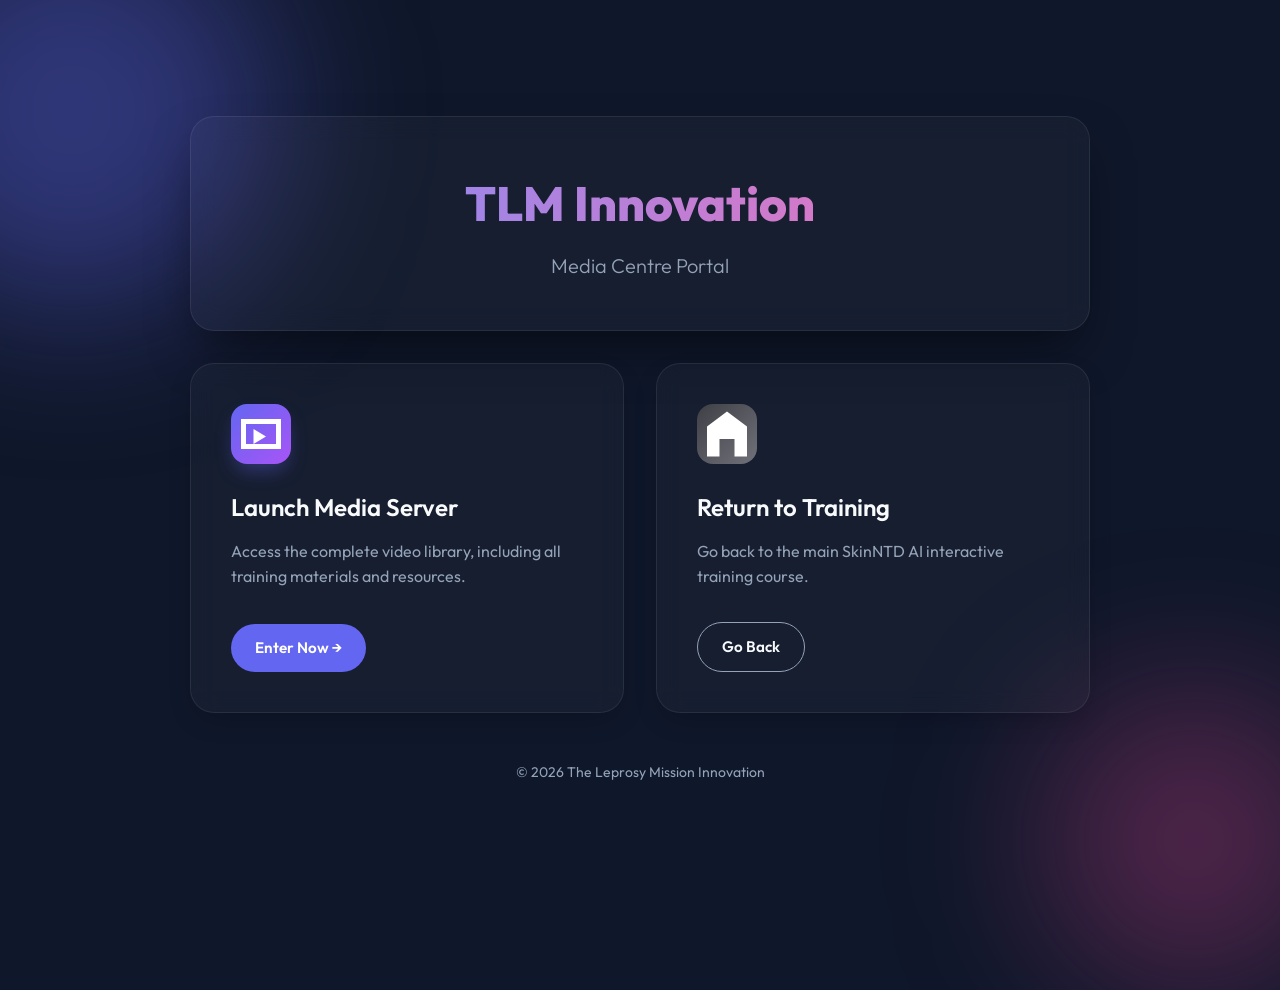
<file: media-centre/index.html>
<!DOCTYPE html>
<html lang="en">
<head>
    <meta charset="UTF-8">
    <meta name="viewport" content="width=device-width, initial-scale=1.0">
    <title>TLM Media Centre</title>
    <meta name="description" content="Access the TLM Innovation Media Server for training videos and content.">
    <link rel="preconnect" href="https://fonts.googleapis.com">
    <link rel="preconnect" href="https://fonts.gstatic.com" crossorigin>
    <link href="https://fonts.googleapis.com/css2?family=Outfit:wght@300;400;600;800&display=swap" rel="stylesheet">
    <link rel="stylesheet" href="style.css">
</head>
<body>
    <div class="blob blob-1"></div>
    <div class="blob blob-2"></div>
    
    <main class="container">
        <header class="glass-header">
            <h1>TLM Innovation</h1>
            <p class="subtitle">Media Centre Portal</p>
        </header>

        <section class="cards">
            <a href="http://media.92.4.139.165.sslip.io" class="glass-card main-card">
                <div class="card-icon">
                    <svg fill="currentColor" viewBox="0 0 24 24" xmlns="http://www.w3.org/2000/svg"><path d="M4 6h16v12H4zm2 2v8h12V8zM9 10l5 3-5 3z"/></svg>
                </div>
                <h2>Launch Media Server</h2>
                <p>Access the complete video library, including all training materials and resources.</p>
                <span class="btn-primary">Enter Now &rarr;</span>
            </a>

            <a href="../" class="glass-card secondary-card">
                <div class="card-icon">
                    <svg fill="currentColor" viewBox="0 0 24 24" xmlns="http://www.w3.org/2000/svg"><path d="M12 3L4 9v12h5v-7h6v7h5V9z"/></svg>
                </div>
                <h2>Return to Training</h2>
                <p>Go back to the main SkinNTD AI interactive training course.</p>
                <span class="btn-secondary">Go Back</span>
            </a>
        </section>

        <footer>
            <p>&copy; 2026 The Leprosy Mission Innovation</p>
        </footer>
    </main>
</body>
</html>
</file>
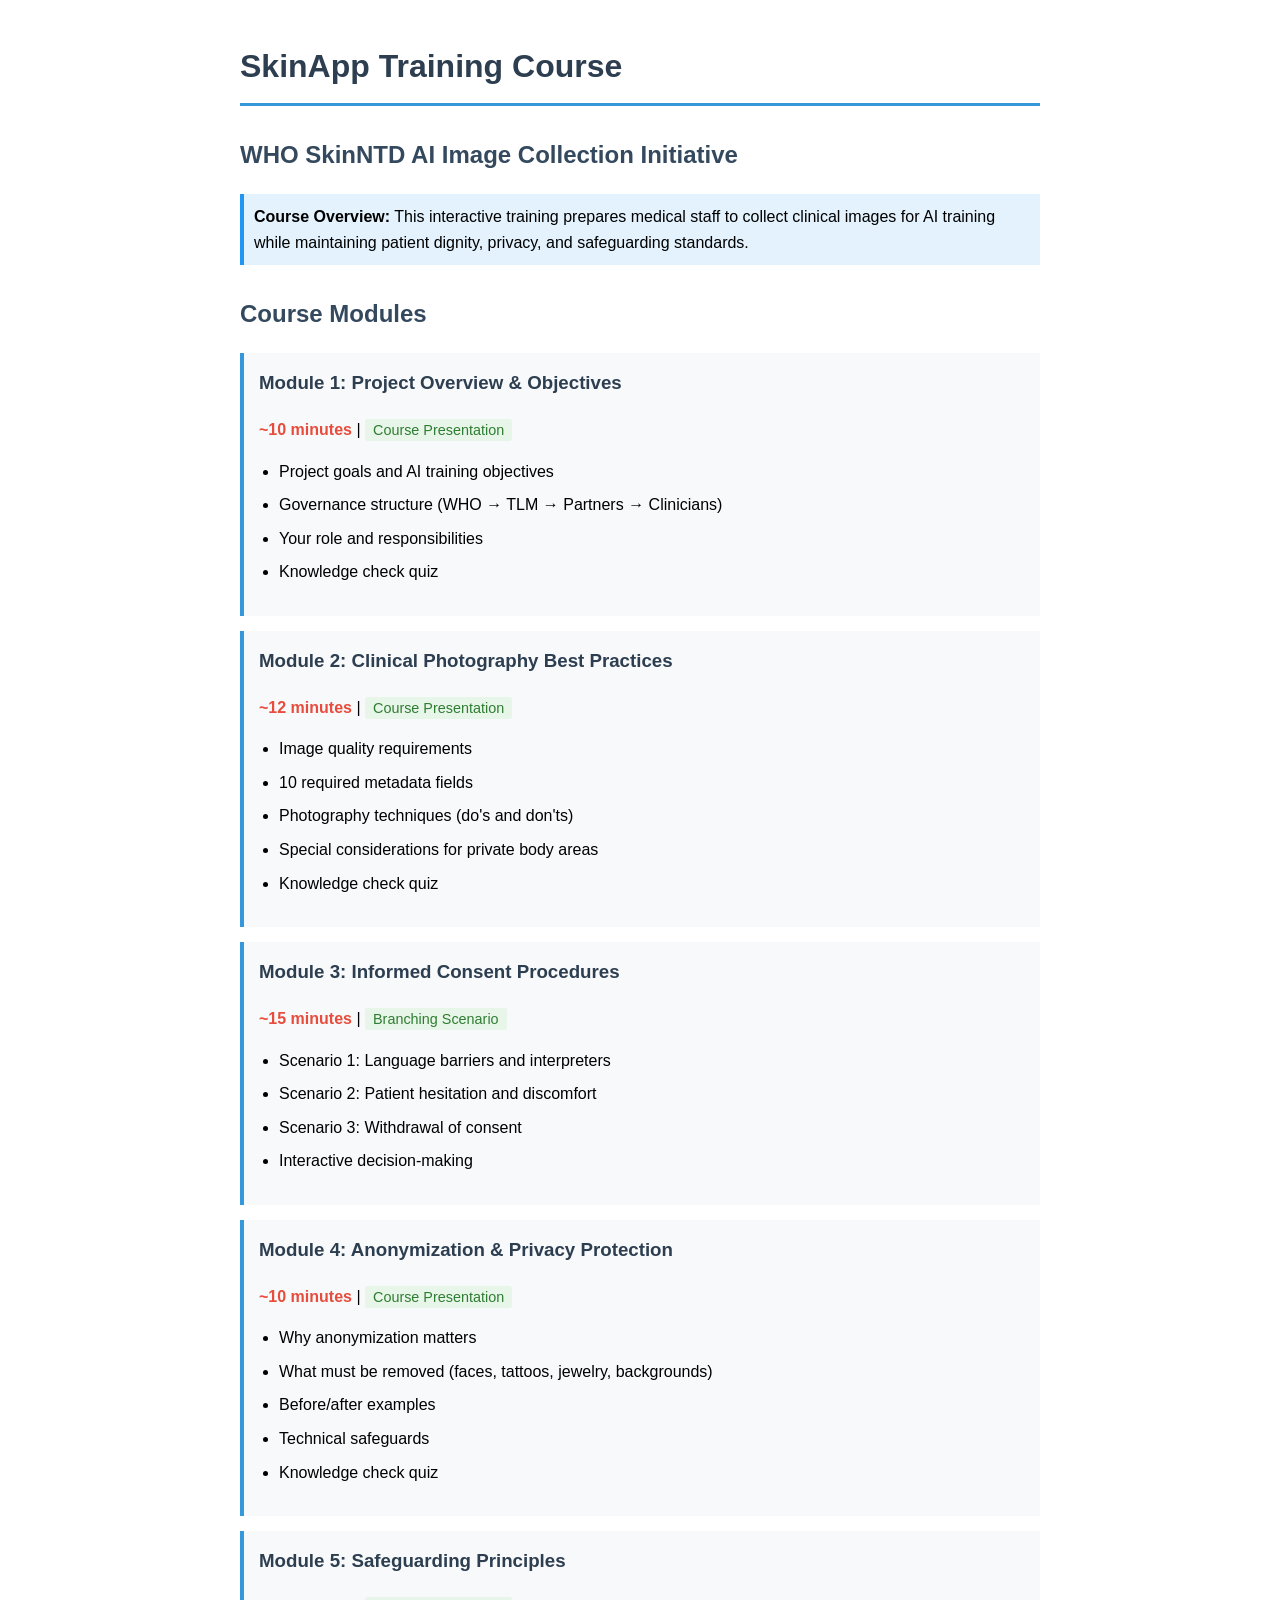
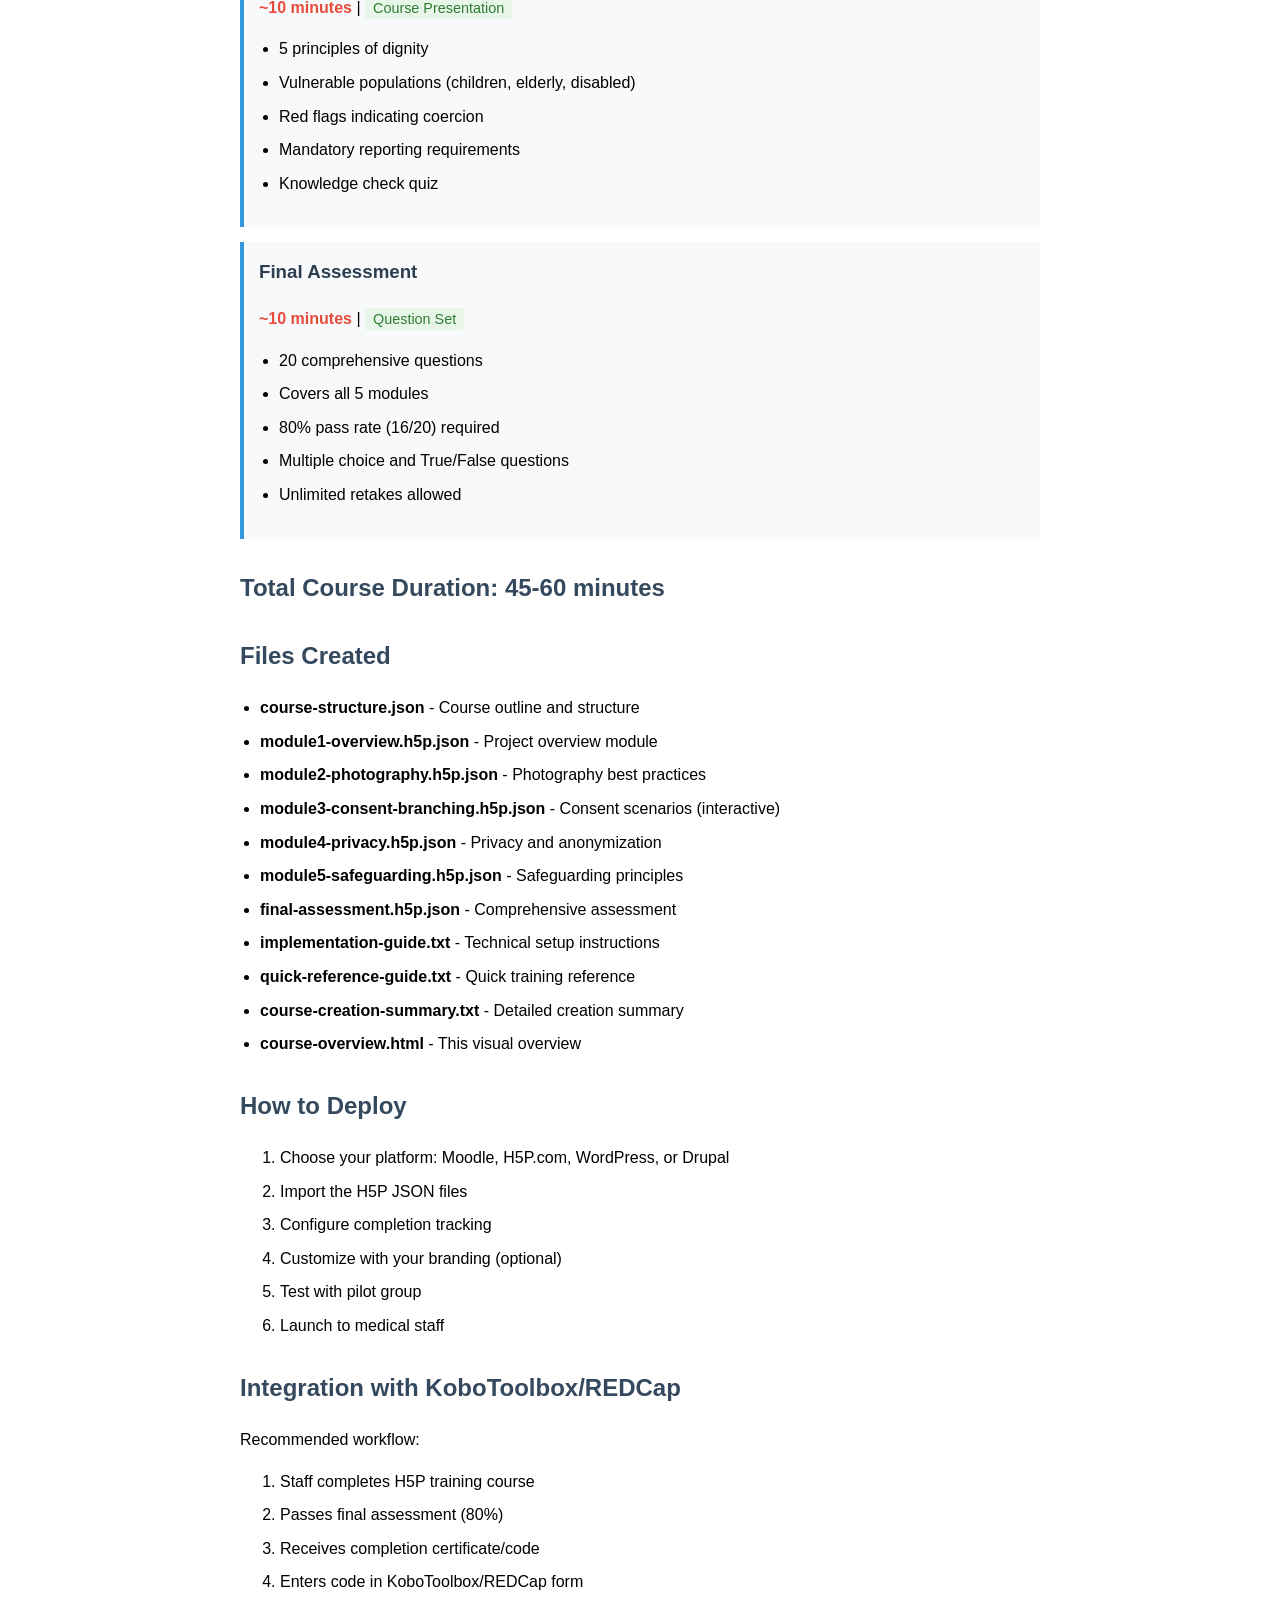
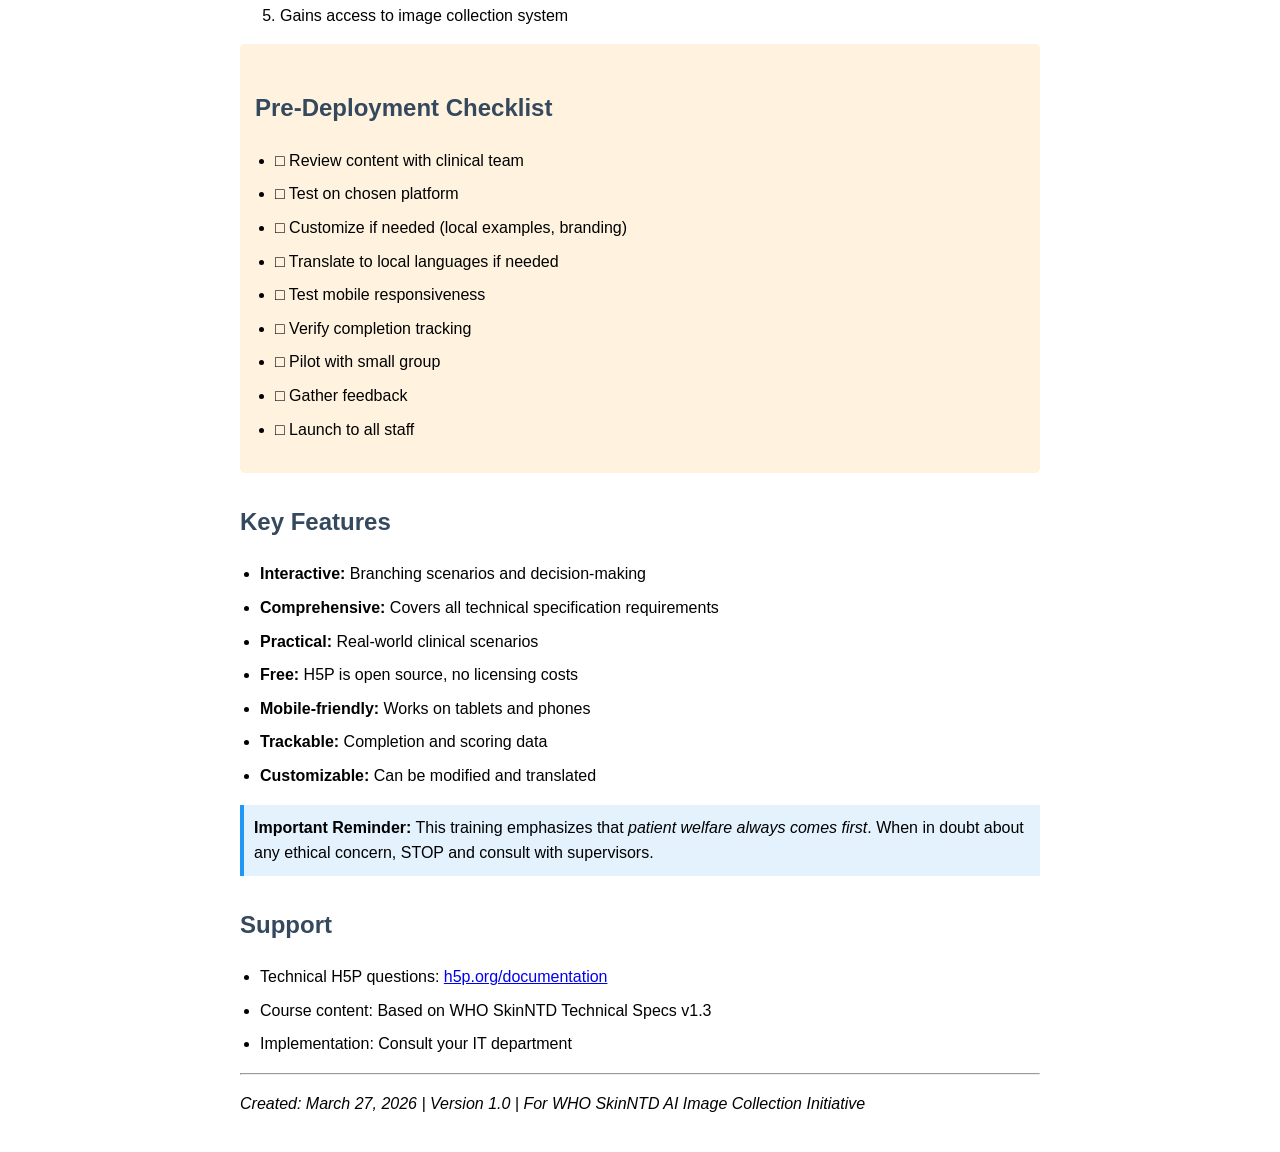
<file: course-overview.html>
<!DOCTYPE html>
<html lang="en">
<head>
    <meta charset="UTF-8">
    <meta name="viewport" content="width=device-width, initial-scale=1.0">
    <title>SkinApp Training Course - Overview</title>
    <style>
        body {
            font-family: Arial, sans-serif;
            max-width: 800px;
            margin: 0 auto;
            padding: 20px;
            line-height: 1.6;
        }
        h1 {
            color: #2c3e50;
            border-bottom: 3px solid #3498db;
            padding-bottom: 10px;
        }
        h2 {
            color: #34495e;
            margin-top: 30px;
        }
        .module {
            background: #f8f9fa;
            border-left: 4px solid #3498db;
            padding: 15px;
            margin: 15px 0;
        }
        .module h3 {
            margin-top: 0;
            color: #2c3e50;
        }
        .duration {
            color: #e74c3c;
            font-weight: bold;
        }
        .format {
            background: #e8f5e9;
            color: #2e7d32;
            padding: 3px 8px;
            border-radius: 3px;
            font-size: 0.9em;
        }
        .checklist {
            background: #fff3e0;
            padding: 15px;
            border-radius: 5px;
        }
        ul {
            padding-left: 20px;
        }
        li {
            margin-bottom: 8px;
        }
        .note {
            background: #e3f2fd;
            border-left: 4px solid #2196f3;
            padding: 10px;
            margin: 15px 0;
        }
    </style>
</head>
<body>
    <h1>SkinApp Training Course</h1>
    <h2>WHO SkinNTD AI Image Collection Initiative</h2>
    
    <div class="note">
        <strong>Course Overview:</strong> This interactive training prepares medical staff to collect clinical images for AI training while maintaining patient dignity, privacy, and safeguarding standards.
    </div>

    <h2>Course Modules</h2>

    <div class="module">
        <h3>Module 1: Project Overview & Objectives</h3>
        <p><span class="duration">~10 minutes</span> | <span class="format">Course Presentation</span></p>
        <ul>
            <li>Project goals and AI training objectives</li>
            <li>Governance structure (WHO → TLM → Partners → Clinicians)</li>
            <li>Your role and responsibilities</li>
            <li>Knowledge check quiz</li>
        </ul>
    </div>

    <div class="module">
        <h3>Module 2: Clinical Photography Best Practices</h3>
        <p><span class="duration">~12 minutes</span> | <span class="format">Course Presentation</span></p>
        <ul>
            <li>Image quality requirements</li>
            <li>10 required metadata fields</li>
            <li>Photography techniques (do's and don'ts)</li>
            <li>Special considerations for private body areas</li>
            <li>Knowledge check quiz</li>
        </ul>
    </div>

    <div class="module">
        <h3>Module 3: Informed Consent Procedures</h3>
        <p><span class="duration">~15 minutes</span> | <span class="format">Branching Scenario</span></p>
        <ul>
            <li>Scenario 1: Language barriers and interpreters</li>
            <li>Scenario 2: Patient hesitation and discomfort</li>
            <li>Scenario 3: Withdrawal of consent</li>
            <li>Interactive decision-making</li>
        </ul>
    </div>

    <div class="module">
        <h3>Module 4: Anonymization & Privacy Protection</h3>
        <p><span class="duration">~10 minutes</span> | <span class="format">Course Presentation</span></p>
        <ul>
            <li>Why anonymization matters</li>
            <li>What must be removed (faces, tattoos, jewelry, backgrounds)</li>
            <li>Before/after examples</li>
            <li>Technical safeguards</li>
            <li>Knowledge check quiz</li>
        </ul>
    </div>

    <div class="module">
        <h3>Module 5: Safeguarding Principles</h3>
        <p><span class="duration">~10 minutes</span> | <span class="format">Course Presentation</span></p>
        <ul>
            <li>5 principles of dignity</li>
            <li>Vulnerable populations (children, elderly, disabled)</li>
            <li>Red flags indicating coercion</li>
            <li>Mandatory reporting requirements</li>
            <li>Knowledge check quiz</li>
        </ul>
    </div>

    <div class="module">
        <h3>Final Assessment</h3>
        <p><span class="duration">~10 minutes</span> | <span class="format">Question Set</span></p>
        <ul>
            <li>20 comprehensive questions</li>
            <li>Covers all 5 modules</li>
            <li>80% pass rate (16/20) required</li>
            <li>Multiple choice and True/False questions</li>
            <li>Unlimited retakes allowed</li>
        </ul>
    </div>

    <h2>Total Course Duration: 45-60 minutes</h2>

    <h2>Files Created</h2>
    <ul>
        <li><strong>course-structure.json</strong> - Course outline and structure</li>
        <li><strong>module1-overview.h5p.json</strong> - Project overview module</li>
        <li><strong>module2-photography.h5p.json</strong> - Photography best practices</li>
        <li><strong>module3-consent-branching.h5p.json</strong> - Consent scenarios (interactive)</li>
        <li><strong>module4-privacy.h5p.json</strong> - Privacy and anonymization</li>
        <li><strong>module5-safeguarding.h5p.json</strong> - Safeguarding principles</li>
        <li><strong>final-assessment.h5p.json</strong> - Comprehensive assessment</li>
        <li><strong>implementation-guide.txt</strong> - Technical setup instructions</li>
        <li><strong>quick-reference-guide.txt</strong> - Quick training reference</li>
        <li><strong>course-creation-summary.txt</strong> - Detailed creation summary</li>
        <li><strong>course-overview.html</strong> - This visual overview</li>
    </ul>

    <h2>How to Deploy</h2>
    <ol>
        <li>Choose your platform: Moodle, H5P.com, WordPress, or Drupal</li>
        <li>Import the H5P JSON files</li>
        <li>Configure completion tracking</li>
        <li>Customize with your branding (optional)</li>
        <li>Test with pilot group</li>
        <li>Launch to medical staff</li>
    </ol>

    <h2>Integration with KoboToolbox/REDCap</h2>
    <p>Recommended workflow:</p>
    <ol>
        <li>Staff completes H5P training course</li>
        <li>Passes final assessment (80%)</li>
        <li>Receives completion certificate/code</li>
        <li>Enters code in KoboToolbox/REDCap form</li>
        <li>Gains access to image collection system</li>
    </ol>

    <div class="checklist">
        <h2>Pre-Deployment Checklist</h2>
        <ul>
            <li>□ Review content with clinical team</li>
            <li>□ Test on chosen platform</li>
            <li>□ Customize if needed (local examples, branding)</li>
            <li>□ Translate to local languages if needed</li>
            <li>□ Test mobile responsiveness</li>
            <li>□ Verify completion tracking</li>
            <li>□ Pilot with small group</li>
            <li>□ Gather feedback</li>
            <li>□ Launch to all staff</li>
        </ul>
    </div>

    <h2>Key Features</h2>
    <ul>
        <li><strong>Interactive:</strong> Branching scenarios and decision-making</li>
        <li><strong>Comprehensive:</strong> Covers all technical specification requirements</li>
        <li><strong>Practical:</strong> Real-world clinical scenarios</li>
        <li><strong>Free:</strong> H5P is open source, no licensing costs</li>
        <li><strong>Mobile-friendly:</strong> Works on tablets and phones</li>
        <li><strong>Trackable:</strong> Completion and scoring data</li>
        <li><strong>Customizable:</strong> Can be modified and translated</li>
    </ul>

    <div class="note">
        <strong>Important Reminder:</strong> This training emphasizes that <em>patient welfare always comes first</em>. When in doubt about any ethical concern, STOP and consult with supervisors.
    </div>

    <h2>Support</h2>
    <ul>
        <li>Technical H5P questions: <a href="https://h5p.org/documentation">h5p.org/documentation</a></li>
        <li>Course content: Based on WHO SkinNTD Technical Specs v1.3</li>
        <li>Implementation: Consult your IT department</li>
    </ul>

    <hr>
    <p><em>Created: March 27, 2026 | Version 1.0 | For WHO SkinNTD AI Image Collection Initiative</em></p>
</body>
</html>
</file>
<file: media-centre/style.css>
:root {
    --primary-color: #6366f1;
    --primary-hover: #4f46e5;
    --bg-color: #0f172a;
    --text-main: #f8fafc;
    --text-muted: #94a3b8;
    --glass-bg: rgba(255, 255, 255, 0.03);
    --glass-border: rgba(255, 255, 255, 0.08);
}

* {
    margin: 0;
    padding: 0;
    box-sizing: border-box;
}

body {
    font-family: 'Outfit', sans-serif;
    background-color: var(--bg-color);
    color: var(--text-main);
    min-height: 100vh;
    display: flex;
    flex-direction: column;
    align-items: center;
    justify-content: center;
    overflow-x: hidden;
    position: relative;
    line-height: 1.6;
}

/* Dynamic Blobs for Background */
.blob {
    position: absolute;
    border-radius: 50%;
    filter: blur(80px);
    z-index: -1;
    animation: float 10s infinite alternate ease-in-out;
}

.blob-1 {
    width: 400px;
    height: 400px;
    background: rgba(99, 102, 241, 0.4);
    top: -10%;
    left: -10%;
}

.blob-2 {
    width: 300px;
    height: 300px;
    background: rgba(236, 72, 153, 0.3);
    bottom: -10%;
    right: -5%;
    animation-delay: -5s;
}

@keyframes float {
    0% { transform: translate(0, 0) scale(1); }
    100% { transform: translate(30px, 30px) scale(1.1); }
}

.container {
    max-width: 900px;
    width: 90%;
    z-index: 10;
}

/* Glassmorphism Header */
.glass-header {
    text-align: center;
    padding: 3rem;
    background: var(--glass-bg);
    backdrop-filter: blur(12px);
    -webkit-backdrop-filter: blur(12px);
    border: 1px solid var(--glass-border);
    border-radius: 24px;
    margin-bottom: 2rem;
    box-shadow: 0 25px 50px -12px rgba(0, 0, 0, 0.5);
}

h1 {
    font-size: 3rem;
    font-weight: 800;
    background: linear-gradient(to right, #818cf8, #f472b6);
    -webkit-background-clip: text;
    -webkit-text-fill-color: transparent;
    margin-bottom: 0.5rem;
}

.subtitle {
    font-size: 1.25rem;
    color: var(--text-muted);
    font-weight: 300;
}

/* Card Grid */
.cards {
    display: grid;
    grid-template-columns: 1fr 1fr;
    gap: 2rem;
}

.glass-card {
    background: var(--glass-bg);
    backdrop-filter: blur(12px);
    -webkit-backdrop-filter: blur(12px);
    border: 1px solid var(--glass-border);
    border-radius: 24px;
    padding: 2.5rem;
    text-decoration: none;
    color: var(--text-main);
    transition: all 0.4s cubic-bezier(0.4, 0, 0.2, 1);
    display: flex;
    flex-direction: column;
    align-items: flex-start;
    box-shadow: 0 10px 30px -10px rgba(0, 0, 0, 0.3);
    position: relative;
    overflow: hidden;
}

.glass-card::before {
    content: '';
    position: absolute;
    top: 0; left: 0; right: 0; bottom: 0;
    background: linear-gradient(135deg, rgba(255,255,255,0.1) 0%, rgba(255,255,255,0) 100%);
    opacity: 0;
    transition: opacity 0.4s ease;
}

.glass-card:hover {
    transform: translateY(-8px);
    border-color: rgba(255, 255, 255, 0.2);
    box-shadow: 0 20px 40px -15px rgba(0, 0, 0, 0.5);
}

.glass-card:hover::before {
    opacity: 1;
}

.card-icon {
    width: 60px;
    height: 60px;
    border-radius: 16px;
    display: flex;
    align-items: center;
    justify-content: center;
    margin-bottom: 1.5rem;
    color: white;
}

.main-card .card-icon {
    background: linear-gradient(135deg, #6366f1, #a855f7);
    box-shadow: 0 10px 20px -5px rgba(99, 102, 241, 0.4);
}

.secondary-card .card-icon {
    background: linear-gradient(135deg, #3f3f46, #71717a);
}

.glass-card h2 {
    font-size: 1.5rem;
    font-weight: 600;
    margin-bottom: 0.75rem;
    z-index: 1;
}

.glass-card p {
    color: var(--text-muted);
    font-size: 1rem;
    margin-bottom: 2rem;
    flex-grow: 1;
    z-index: 1;
}

.btn-primary, .btn-secondary {
    padding: 0.75rem 1.5rem;
    border-radius: 99px;
    font-weight: 600;
    font-size: 0.95rem;
    z-index: 1;
    transition: transform 0.2s ease;
}

.btn-primary {
    background-color: var(--primary-color);
    color: white;
}

.main-card:hover .btn-primary {
    transform: translateX(5px);
}

.btn-secondary {
    background-color: transparent;
    border: 1px solid var(--text-muted);
    color: var(--text-main);
}

footer {
    text-align: center;
    margin-top: 3rem;
    color: var(--text-muted);
    font-size: 0.875rem;
}

@media (max-width: 768px) {
    .cards {
        grid-template-columns: 1fr;
    }
    
    h1 { font-size: 2.25rem; }
    
    .blob-1 { width: 300px; height: 300px; }
    .blob-2 { width: 200px; height: 200px; }
}
</file>
